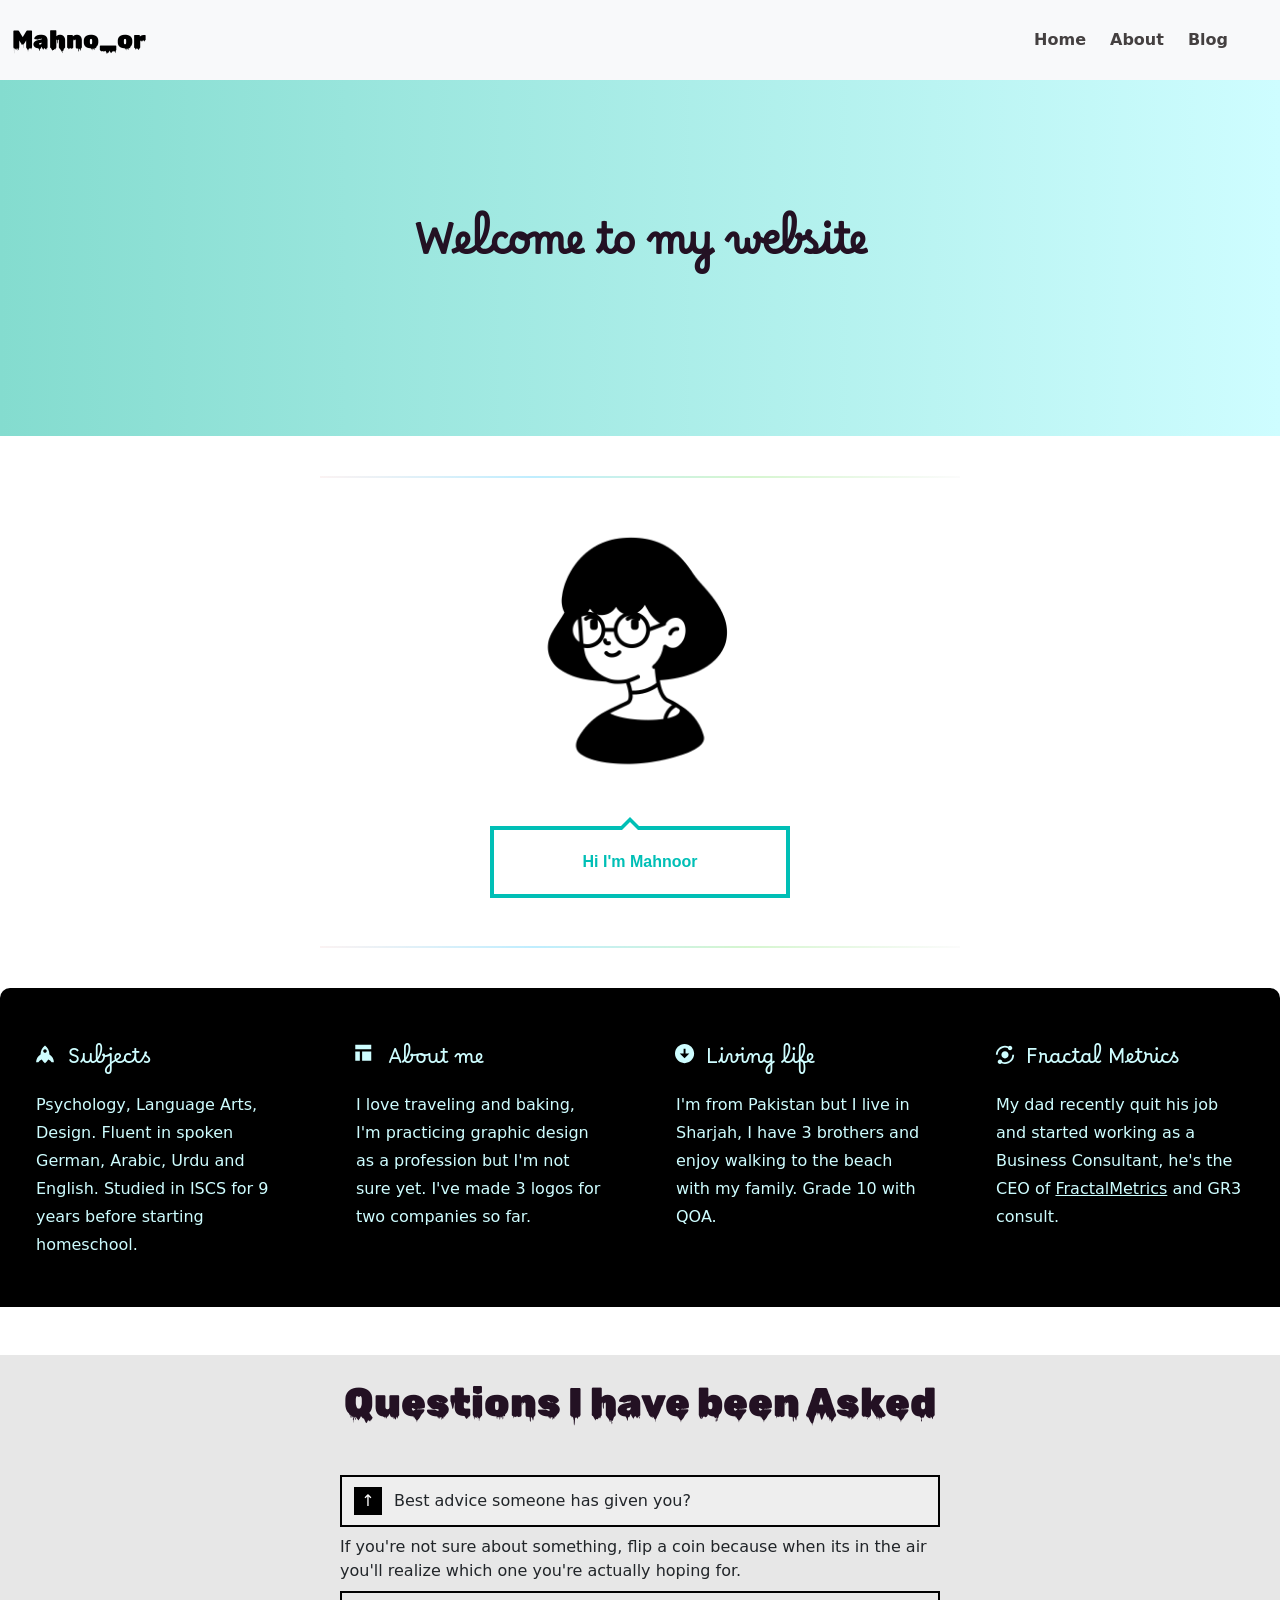
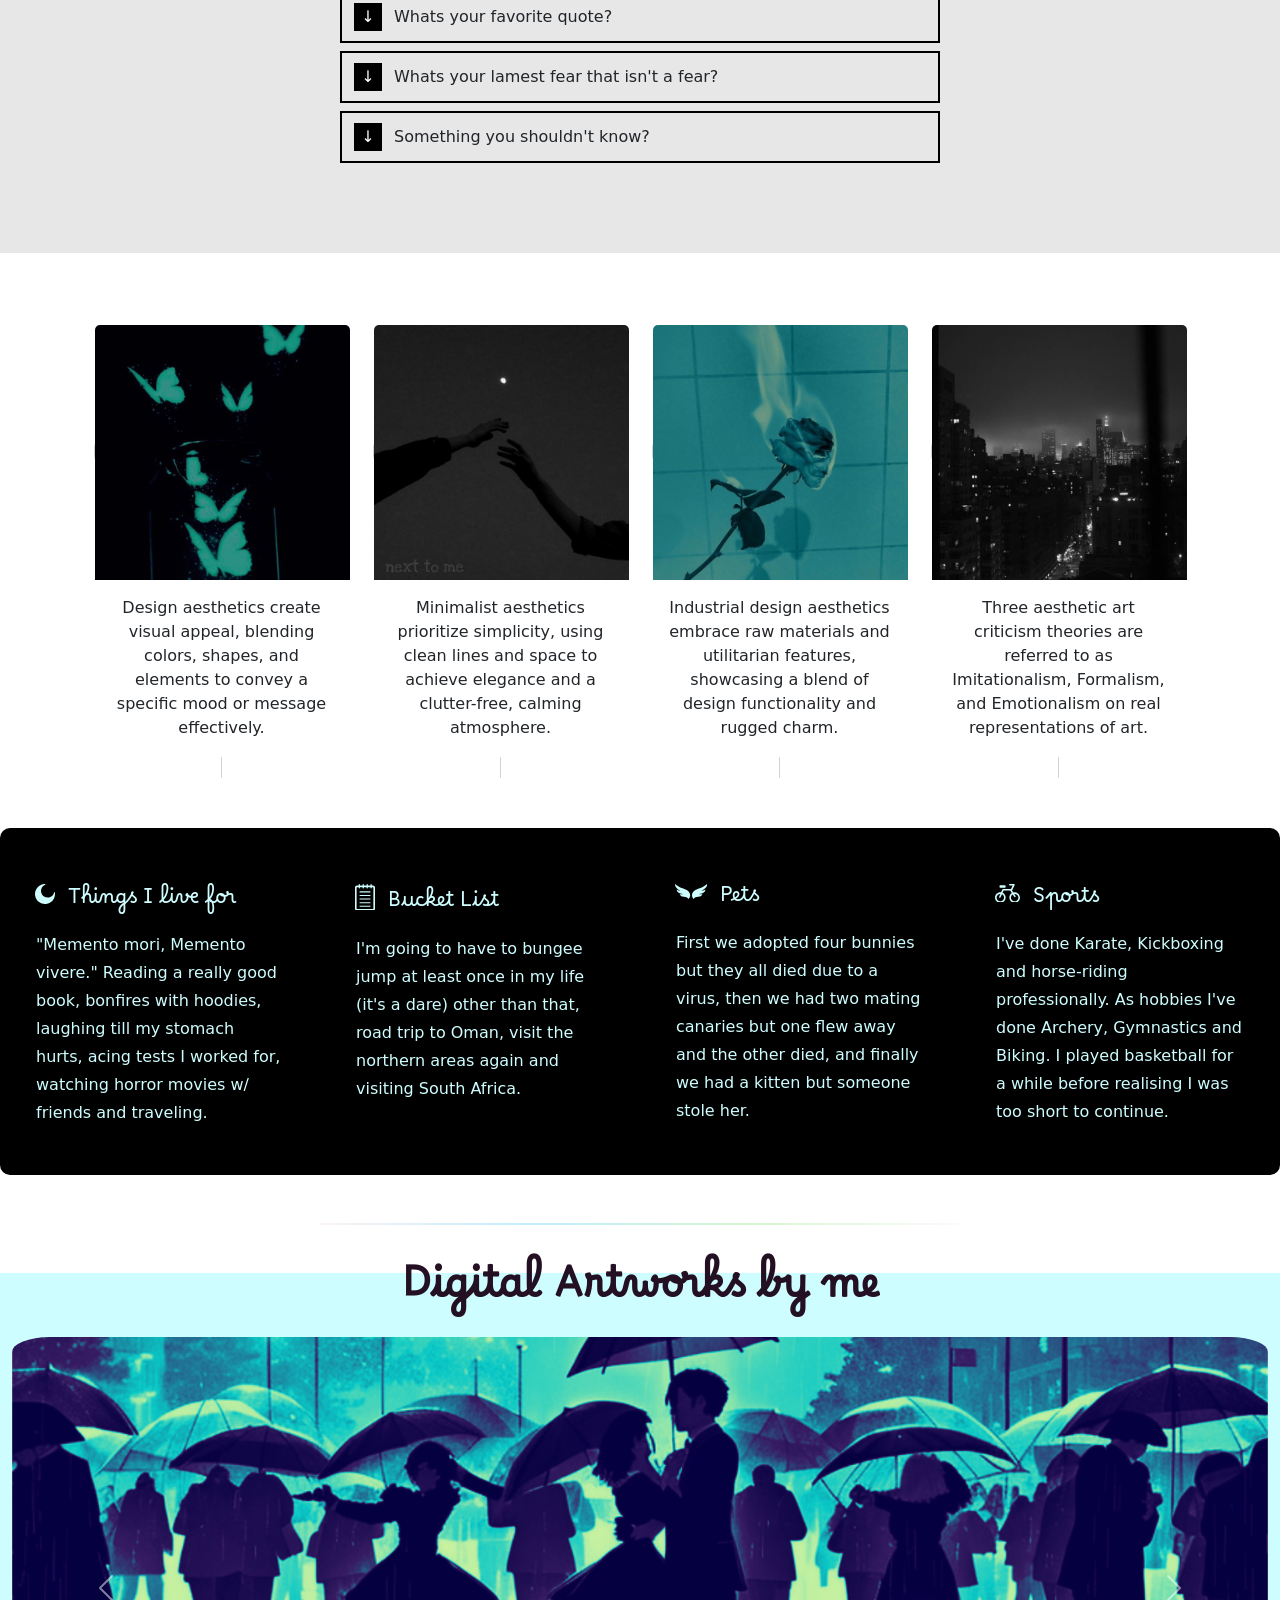
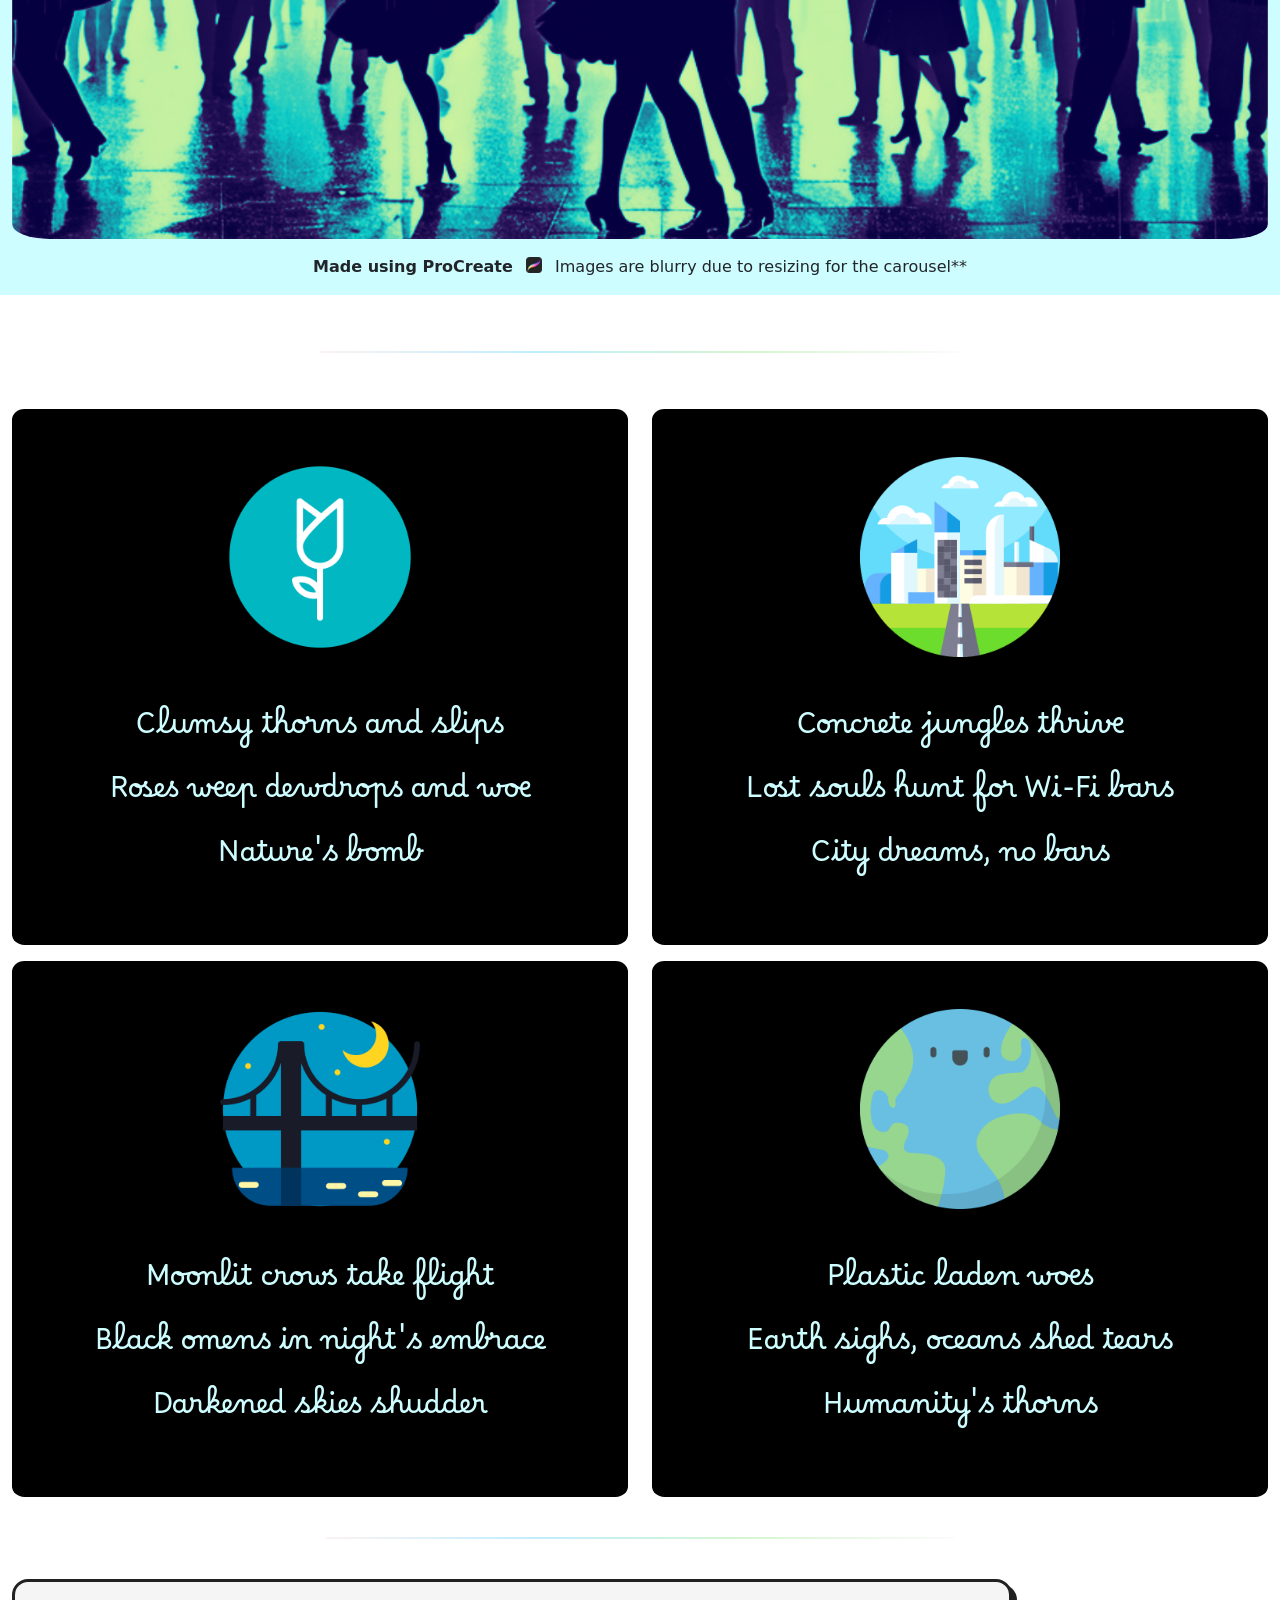
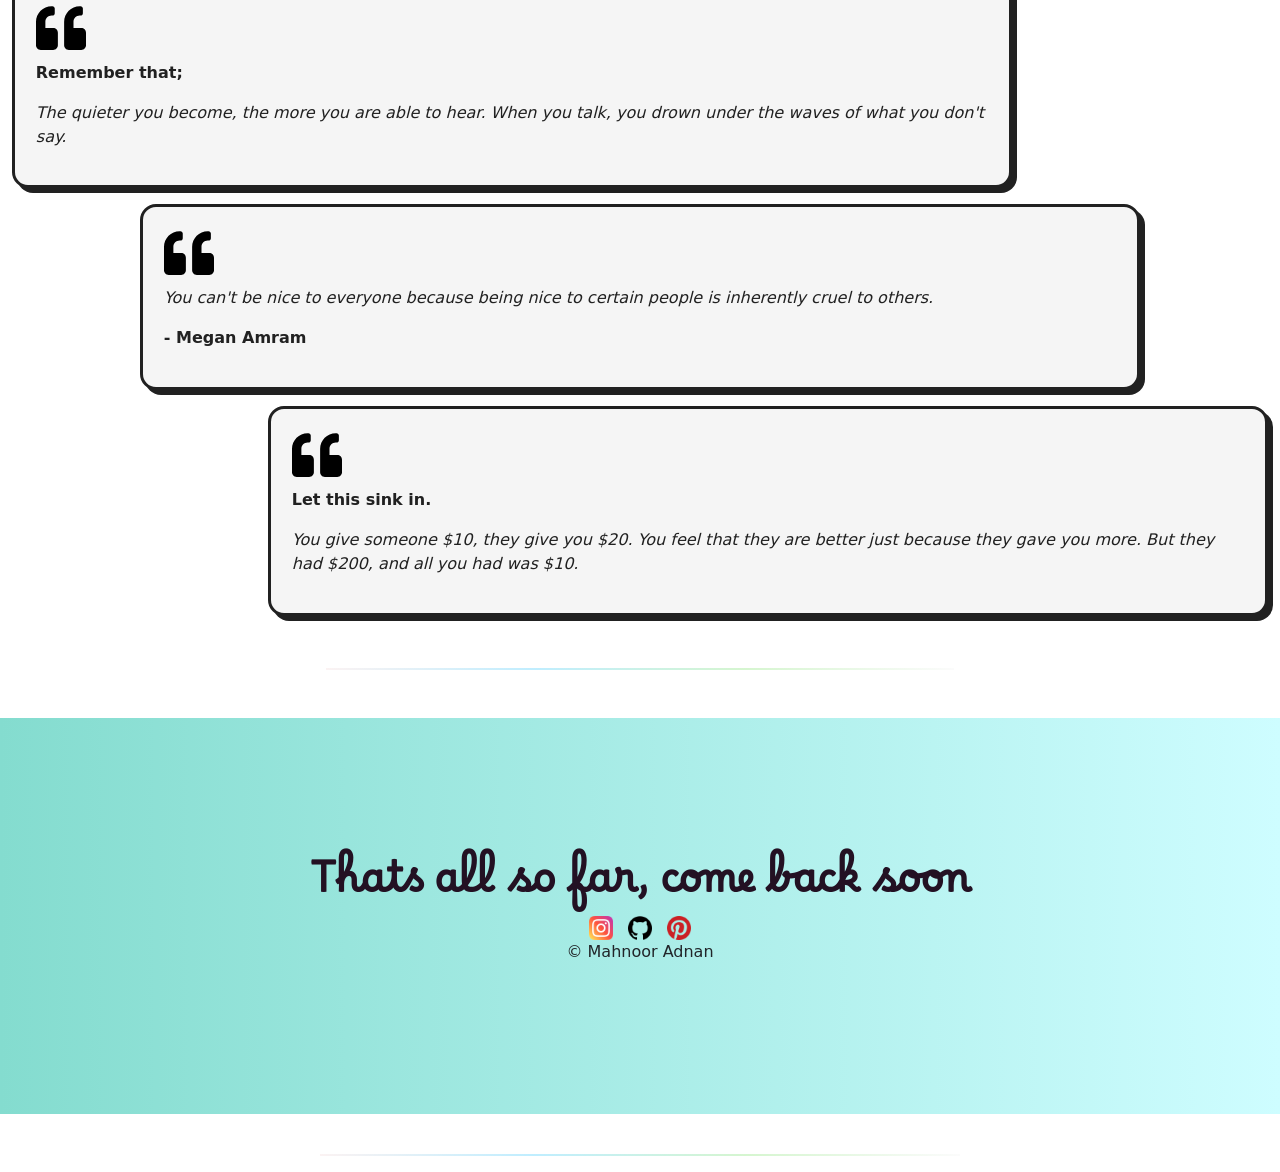
<file: index.html>
<!doctype html>
<html lang="en">
  <head>
    <meta charset="utf-8">
    <meta name="viewport" content="width=device-width, initial-scale=1">
    <title>Mahnoor</title>
    <link href="https://cdn.jsdelivr.net/npm/bootstrap@5.3.1/dist/css/bootstrap.min.css" rel="stylesheet" integrity="sha384-4bw+/aepP/YC94hEpVNVgiZdgIC5+VKNBQNGCHeKRQN+PtmoHDEXuppvnDJzQIu9" crossorigin="anonymous">
    <link rel="stylesheet" href="styeles.css">
    <link rel="preconnect" href="https://fonts.googleapis.com">
    <link rel="preconnect" href="https://fonts.gstatic.com" crossorigin>
    <link href="https://fonts.googleapis.com/css2?family=Borel&family=Manrope&family=Rubik+Wet+Paint&display=swap" rel="stylesheet">     
    <link rel="icon" href="images/ghosty.png">
    
<!-- font-family: 'Borel', cursive;
     font-family: 'Manrope', sans-serif;
     font-family: 'Rubik Wet Paint', cursive; -->

</head>
  <body >

    <!-- Navbar -->

    

    <nav class="navbar bg-body-tertiary fixed-top navbar-expand-lg py-3 sticky-top">
        <div class="container-fluid">
          <a class="mahnoor navbar-brand" href="https://www.instagram.com/mahno_or.a/" style="font-family:'Rubik Wet Paint', cursive ; font-size: 25px;">Mahno_or</a>
          <button class="navbar-toggler" type="button" data-bs-toggle="offcanvas" data-bs-target="#offcanvasNavbar" aria-controls="offcanvasNavbar" aria-label="Toggle navigation">
            <span class="navbar-toggler-icon"></span>
          </button>
          <div class="offcanvas offcanvas-end" tabindex="-1" id="offcanvasNavbar" aria-labelledby="offcanvasNavbarLabel">
            <div class="offcanvas-header">
              <h5 class="mahnoor offcanvas-title" id="offcanvasNavbarLabel" style="font-family: 'Rubik Wet Paint', cursive;">Mahno_or</h5>
              <button type="button" class="btn-close" data-bs-dismiss="offcanvas" aria-label="Close"></button>
            </div>
            <div class="offcanvas-body">
              <ul class="navbar-nav justify-content-end flex-grow-1 pe-3">
                <li class="nav-item my-auto">
                  <a class="mink me-4" aria-current="page" href="#"><b>Home</b></a>
                </li> <li class="nav-item my-auto">
                    <a class="mink me-4" href="About.html"><b>About</b></a>
                </li>
                <li class="nav-item my-auto">
                  <a class="mink me-4" href="blog.html"><b>Blog</b></a>
                </li>
               
        
             
              </ul>
            </div>
          </div>
        </div>
      </nav>

      <!-- banner -->

      <div class="welcome text-center">
        <h1 class="btex"><b>Welcome to my website</b></h1>
      </div>

      <!-- ghossts -->
      <br>
      <hr class="sep-2 mx-auto"/>

      <div class="mt-5">
        <img class="girl mx-auto d-block" src="images/girl.png" alt="">
      </div>

      <div class="box2 sb10 mb-5">Hi I'm Mahnoor</div>
      <hr class="sep-2 mx-auto"/>
<br>

      <!-- abt me -->

      <div class="container-fluid bg-black pt-5" style="border-radius: 10px;">
        <div class="row pt-2 bg-black">
    
         
            <!-- hobbies -->
    
            <div class="col-md-6 col-sm-6 col-lg-3 p-0">
                <div class="container-fluid text-white bg-black">
                      <svg style="margin-left: 23px; margin-bottom:9px; margin-right:8px;" viewBox="0 0 23 23" fill="none" width="20" xmlns="http://www.w3.org/2000/svg">
                        <path style="fill: #cefdff;" clip-rule="evenodd" d="M16.6048 12.0971C16.6048 12.0639 16.6112 12.0332 16.6112 12C16.6112 7.77822 14.5897 4.05222 11.5001 1.77777C8.41039 4.05222 6.38894 7.77822 6.38894 12C6.38894 12.0332 6.39405 12.0639 6.39533 12.0971C4.84009 12.992 3.54817 14.281 2.64975 15.8343C1.75132 17.3875 1.27813 19.1501 1.27783 20.9444H3.84872C4.87223 19.5883 6.23677 18.5275 7.80344 17.8701C8.68391 19.5862 9.94902 21.0757 11.5001 22.2222C13.0511 21.0757 14.3162 19.5862 15.1967 17.8701C16.7633 18.5275 18.1279 19.5883 19.1514 20.9444H21.7223C21.722 19.1501 21.2488 17.3875 20.3504 15.8343C19.4519 14.281 18.16 12.992 16.6048 12.0971V12.0971ZM11.5001 6.16822C12.0304 6.16822 12.5391 6.3789 12.9141 6.75392C13.2891 7.12894 13.4998 7.63758 13.4998 8.16794C13.4998 8.6983 13.2891 9.20693 12.9141 9.58195C12.5391 9.95698 12.0304 10.1677 11.5001 10.1677C10.9697 10.1677 10.4611 9.95698 10.086 9.58195C9.71102 9.20693 9.50033 8.6983 9.50033 8.16794C9.50033 7.63758 9.71102 7.12894 10.086 6.75392C10.4611 6.3789 10.9697 6.16822 11.5001 6.16822Z" fill="currentColor"></path>
                      </svg>
                     <h5 class="d-inline" style="font-family:'Borel', cursive ; color: #cefdff;">Subjects</h5>
                     <p class="mt-3 mx-4 mb-5" style="font-weight: 500; line-height: 1.75; color: #cefdff;">Psychology, Language Arts, Design. Fluent in spoken German, Arabic, Urdu and English. Studied in ISCS for 9 years before starting homeschool. </p>
                </div>
            </div>
    
            <!-- about me -->
    
            <div class="col-md-6 col-sm-6 col-lg-3 p-0">
                <div class="container-fluid text-white bg-black">
                    <svg style="margin-left: 23px; margin-bottom:9px; margin-right:8px;" viewBox="0 0 23 23" fill="none" width="20" xmlns="http://www.w3.org/2000/svg">
                        <path style="fill: #cefdff;" clip-rule="evenodd" d="M18.687 0.8125H0.312012V6.0625H18.687V0.8125ZM0.312012 8.6875H5.56201V19.1875H0.312012V8.6875ZM8.18701 8.6875H18.687V19.1875H8.18701V8.6875Z" fill="white"></path>
                      </svg>
                     <h5 class="d-inline" style="font-family:'Borel', cursive ; color: #cefdff;">About me</h5>
                     <p class="mt-3 mx-4 mb-5" style="font-weight: 500; line-height: 1.75;color: #cefdff;">I love traveling and baking, I'm practicing graphic design as a profession but I'm not sure yet. I've made 3 logos for two companies so far. </p>
                </div>
            </div>
    
            <!-- life -->
    
            <div class="col-md-6 col-sm-6 col-lg-3 p-0">
                <div class="container-fluid text-white bg-black">
                    <svg style="margin-left: 23px; margin-bottom:9px; margin-right:6px;" viewBox="0 0 23 23" fill="none" width="20" xmlns="http://www.w3.org/2000/svg">
                        <path style="fill: #cefdff;" d="M11 0C4.9346 0 0 4.9346 0 11C0 17.0654 4.9346 22 11 22C17.0654 22 22 17.0654 22 11C22 4.9346 17.0654 0 11 0ZM11 16.5L5.5 11H9.9V5.5H12.1V11H16.5L11 16.5Z" fill="currentColor"></path>
                    </svg>
                     <h5 class="d-inline" style="font-family:'Borel', cursive ; color: #cefdff;">Living life</h5>
                     <p class="mt-3 mx-4 mb-5" style="font-weight: 500; line-height: 1.75;color: #cefdff;">I'm from Pakistan but I live in Sharjah, I have 3 brothers and enjoy walking to the beach with my family. Grade 10 with QOA.</p>
                </div>
            </div>
    
            <!-- abilities -->
    
            <div class="col-md-6 col-sm-6 col-lg-3 p-0">
                <div class="container-fluid text-white bg-black">
                    <svg style="margin-left: 23px; margin-bottom:9px; margin-right:6px;" viewBox="0 0 23 23" fill="none" width="20" xmlns="http://www.w3.org/2000/svg">
                        <path style="fill: #cefdff;" clip-rule="evenodd" d="M5.5528 6.55385C4.7842 7.32245 4.1794 8.2202 3.7573 9.2219C3.32155 10.2572 3.1 11.3597 3.1 12.5H1C1 11.0783 1.2772 9.7007 1.8232 8.40605C2.35135 7.1534 3.1063 6.0299 4.0681 5.06915C5.0341 4.1042 6.1576 3.3482 7.4071 2.8232C9.9397 1.75535 12.8713 1.7396 15.4239 2.76125C15.8974 2.2898 16.5516 2 17.275 2C18.7303 2 19.9 3.1697 19.9 4.625C19.9 6.0803 18.7303 7.25 17.275 7.25C15.8512 7.25 14.7078 6.12755 14.6584 4.7153C12.612 3.89 10.2536 3.90155 8.2219 4.75835C7.22335 5.1773 6.3256 5.7821 5.5528 6.55385ZM17.4461 18.4461C18.2158 17.6765 18.8206 16.7777 19.2416 15.7781C19.6785 14.7417 19.9 13.6392 19.9 12.5H22C22 13.9217 21.7228 15.2982 21.1779 16.5929C20.6497 17.8445 19.8937 18.968 18.9309 19.9309C17.968 20.8937 16.8434 21.6497 15.5918 22.1779C14.2982 22.7228 12.9217 23 11.5 23C10.1403 23 8.8225 22.7396 7.57615 22.2388C7.1026 22.7102 6.44845 23 5.725 23C4.2697 23 3.1 21.8303 3.1 20.375C3.1 18.9197 4.2697 17.75 5.725 17.75C7.1488 17.75 8.29225 18.8724 8.34055 20.2847C10.386 21.11 12.7443 21.0984 14.7771 20.2416C15.7777 19.8206 16.6765 19.2158 17.4461 18.4461ZM7.375 12.5C7.375 10.2257 9.2257 8.375 11.5 8.375C13.7743 8.375 15.625 10.2257 15.625 12.5C15.625 14.7743 13.7743 16.625 11.5 16.625C9.2257 16.625 7.375 14.7743 7.375 12.5Z" fill="currentColor"></path>
                      </svg>
                     <h5 class="d-inline" style="font-family:'Borel', cursive ; color: #cefdff;">Fractal Metrics</h5>
                     <p class="mt-3 mx-4 mb-5" style="font-weight: 500; line-height: 1.75;color: #cefdff;">My dad recently quit his job and started working as a Business Consultant, he's the CEO of <a class="fmgr" href="https://www.fractalmetrics.co/">FractalMetrics</a> and GR3 consult.</p>
                </div>
            </div>
    
        </div>
    </div>

    <!-- faq -->

<div class="faq">
        <div class="container text-center text-black mt-5 mb-5 pt-4">
        <h1 style="color: #231123; font-family:  'Rubik Wet Paint', cursive; ;">Questions I have been Asked</h1>

      </div>
      
    <div class="acc">
        <details open>
          <summary>
            Best advice someone has given you?
          </summary>
          <div class="mt-2">
            If you're not sure about something, flip a coin because when its in the air you'll realize which one you're actually hoping for.
          </div>
        </details>
        <details>
          <summary>
            Whats your favorite quote?
          </summary>
          <div class="mt-2">
            "If I was a bird, I know who I'd crap on"
          </div>
        </details>
        <details>
          <summary>
            Whats your lamest fear that isn't a fear?
          </summary>
          <div class="mt-2">
            "Imagine making dua for your parents' problems to go away and you wake up to the two angels asking you who your lord is"
          </div>
        </details>
        <details>
          <summary>
            Something you shouldn't know?
          </summary>
          <div class="mt-2">
            Rubbing alchohol and bleach make chloroform... don't kidnap anyone.
          </div>
        </details>
    </div>
</div>

<!-- cards -->

<div class="container mt-5 mb-5 text-center">
    <div class="row mx-auto">

    <div class="col-lg-3 col-md-6 mt-4">

        <div class="card d-inline b-0" style="width: 18rem;">
           <img src="images/butterfly.jpg" class="card-img-top" alt="...">
           <div class="card-body">
       <p class="card-text"> Design aesthetics create visual appeal, blending colors, shapes, and elements to convey a specific mood or message effectively.</p>
        </div>
      </div>

    </div>

      <div class="col-lg-3 col-md-6 mt-4">

  <div class="card d-inline" style="width: 18rem;">
    <img src="images/ntm.jpg" class="card-img-top" alt="...">
    <div class="card-body">
      <p class="card-text">Minimalist aesthetics prioritize simplicity, using clean lines and space to achieve elegance and a clutter-free, calming atmosphere.</p>
    </div>
  </div>

      </div>

<div class="col-lg-3 col-md-6 mt-4">

  <div class="card d-inline" style="width: 18rem;">
    <img src="images/rose.jpg" class="card-img-top" alt="...">
    <div class="card-body">
      <p class="card-text">Industrial design aesthetics embrace raw materials and utilitarian features, showcasing a blend of design functionality and rugged charm.</p>
    </div>
  </div>

</div>

<div class="col-lg-3 col-md-6 mt-4">

  <div class="card d-inline" style="width: 18rem;">
    <img src="images/blackaes.PNG" class="card-img-top" alt="...">
    <div class="card-body">
      <p class="card-text">Three aesthetic art criticism theories are referred to as Imitationalism, Formalism, and Emotionalism on real representations of art.</p>
    </div>
  </div>

</div>


    </div>
</div>

<!-- abt me more -->

<div class="container-fluid bg-black pt-5 mb-5" style="border-radius: 10px;">
  <div class="row pt-2 mb-5">


      <!-- obsessions -->

      <div class="col-md-6 col-sm-6 col-lg-3 p-0">
          <div class="container-fluid text-white bg-black">
            <svg width="20" xmlns="http://www.w3.org/2000/svg" xmlns:xlink="http://www.w3.org/1999/xlink"  viewBox="0 0 122.88 122.89" style="margin-left: 23px; margin-bottom:9px; margin-right:8px;" xml:space="preserve"><g><path style="fill: #cefdff;" d="M49.06,1.27c2.17-0.45,4.34-0.77,6.48-0.98c2.2-0.21,4.38-0.31,6.53-0.29c1.21,0.01,2.18,1,2.17,2.21 c-0.01,0.93-0.6,1.72-1.42,2.03c-9.15,3.6-16.47,10.31-20.96,18.62c-4.42,8.17-6.1,17.88-4.09,27.68l0.01,0.07 c2.29,11.06,8.83,20.15,17.58,25.91c8.74,5.76,19.67,8.18,30.73,5.92l0.07-0.01c7.96-1.65,14.89-5.49,20.3-10.78 c5.6-5.47,9.56-12.48,11.33-20.16c0.27-1.18,1.45-1.91,2.62-1.64c0.89,0.21,1.53,0.93,1.67,1.78c2.64,16.2-1.35,32.07-10.06,44.71 c-8.67,12.58-22.03,21.97-38.18,25.29c-16.62,3.42-33.05-0.22-46.18-8.86C14.52,104.1,4.69,90.45,1.27,73.83 C-2.07,57.6,1.32,41.55,9.53,28.58C17.78,15.57,30.88,5.64,46.91,1.75c0.31-0.08,0.67-0.16,1.06-0.25l0.01,0l0,0L49.06,1.27 L49.06,1.27z"/></g></svg>
               <h5 class="d-inline" style="font-family:'Borel', cursive ; color: #cefdff;">Things I live for</h5>
               <p class="mt-3 mx-4 mb-5" style="font-weight: 500; line-height: 1.75; color: #cefdff;">"Memento mori, Memento vivere." Reading a really good book, bonfires with hoodies, laughing till my stomach hurts, acing tests I worked for, watching horror movies w/ friends and traveling.</p>
          </div>
      </div>

      <!-- bucket list -->

      <div class="col-md-6 col-sm-6 col-lg-3 p-0">
          <div class="container-fluid text-white bg-black">
             <svg xmlns="http://www.w3.org/2000/svg" xmlns:xlink="http://www.w3.org/1999/xlink"  viewBox="0 0 92.04 122.88" width="20" style="margin-left: 23px; margin-bottom:9px; margin-right:8px;" xml:space="preserve"><style type="text/css">.st0{fill-rule:evenodd;clip-rule:evenodd;}</style><g><path style="fill:#cefdff ;" class="st0" d="M21.74,33.56h48.65c0.24,0,0.44,0.2,0.44,0.44c0,3.15,0,1.05,0,4.19c0,0.24-0.2,0.44-0.44,0.44H21.74 c-0.29,0-0.53-0.24-0.53-0.53c0-3.09,0-0.93,0-4.02C21.21,33.8,21.45,33.56,21.74,33.56L21.74,33.56z M9.25,7.23h7.81V2.33 c0-1.28,1.28-2.33,2.85-2.33h0c1.57,0,2.85,1.05,2.85,2.33v4.89h12.4V2.33C35.16,1.05,36.44,0,38,0h0c1.57,0,2.85,1.05,2.85,2.33 v4.89h12.4V2.33C53.25,1.05,54.53,0,56.1,0h0c1.57,0,2.85,1.05,2.85,2.33v4.89h12.4V2.33c0-1.28,1.28-2.33,2.85-2.33h0 c1.57,0,2.85,1.05,2.85,2.33v4.89h5.74c5.09,0,9.25,4.16,9.25,9.25v97.15c0,5.09-4.16,9.25-9.25,9.25H9.25 c-5.09,0-9.25-4.16-9.25-9.25V16.48C0,11.39,4.16,7.23,9.25,7.23L9.25,7.23z M9.99,15.1h7.07v3.47c0,1.28,1.28,2.33,2.85,2.33h0 c1.57,0,2.85-1.05,2.85-2.33V15.1h12.4v3.47c0,1.28,1.28,2.33,2.85,2.33h0c1.57,0,2.85-1.05,2.85-2.33V15.1h12.4v3.47 c0,1.28,1.28,2.33,2.85,2.33h0c1.57,0,2.85-1.05,2.85-2.33V15.1h12.4v3.47c0,1.28,1.28,2.33,2.85,2.33h0 c1.57,0,2.85-1.05,2.85-2.33V15.1h5c1.43,0,2.61,1.18,2.61,2.61v94.68c0,1.42-1.18,2.61-2.61,2.61H9.99 c-1.42,0-2.61-1.17-2.61-2.61V17.71C7.38,16.28,8.56,15.1,9.99,15.1L9.99,15.1z M21.74,104.89h48.65c0.24,0,0.44-0.2,0.44-0.44 c0-3.15,0-1.05,0-4.19c0-0.24-0.2-0.44-0.44-0.44H21.74c-0.29,0-0.53,0.24-0.53,0.53c0,2.73,0,1.29,0,4.02 C21.21,104.65,21.45,104.89,21.74,104.89L21.74,104.89z M21.74,88.33h48.65c0.24,0,0.44-0.2,0.44-0.44c0-3.15,0-0.57,0-3.71 c0-0.24-0.2-0.44-0.44-0.44H21.74c-0.29,0-0.53,0.24-0.53,0.53c0,3.09,0,0.45,0,3.54C21.21,88.09,21.45,88.33,21.74,88.33 L21.74,88.33z M21.74,71.76h48.65c0.24,0,0.44-0.2,0.44-0.44c0-3.15,0-1.53,0-4.67c0-0.24-0.2-0.44-0.44-0.44H21.74 c-0.29,0-0.53,0.24-0.53,0.53c0,3.09,0,1.41,0,4.5C21.21,71.52,21.45,71.76,21.74,71.76L21.74,71.76z M21.74,55.2h48.65 c0.24,0,0.44-0.2,0.44-0.44c0-3.15,0-1.05,0-4.19c0-0.24-0.2-0.44-0.44-0.44H21.74c-0.29,0-0.53,0.24-0.53,0.53 c0,3.09,0,0.93,0,4.02C21.21,54.96,21.45,55.2,21.74,55.2L21.74,55.2z"/></g></svg>
               <h5 class="d-inline" style="font-family:'Borel', cursive ; color: #cefdff;">Bucket List</h5>
               <p class="mt-3 mx-4 mb-5" style="font-weight: 500; line-height: 1.75;color: #cefdff;">I'm going to have to bungee jump at least once in my life (it's a dare) other than that, road trip to Oman, visit the northern areas again and visiting South Africa.</p>
          </div>
      </div>

      <!-- pets -->

      <div class="col-md-6 col-sm-6 col-lg-3 p-0">
          <div class="container-fluid text-white bg-black">
            <svg xmlns="http://www.w3.org/2000/svg" xmlns:xlink="http://www.w3.org/1999/xlink" viewBox="0 0 122.88 57.38" height="15" style="margin-left: 23px; margin-bottom:9px; margin-right:8px;" xml:space="preserve"><style type="text/css">.st0{fill-rule:evenodd;clip-rule:evenodd;}</style><g><path style="fill:#cefdff" class="st0" d="M70.67,57.38c-3.79-4.59-5.63-9.11-5.82-13.56c-0.39-9.32,5.14-16.28,13.35-21.29 c8.64-5.27,17.52-6.58,26.15-10.51c4.31-1.96,9.46-5.17,18.02-12.01c2.79,7.41-6.11,19.32-20.56,25.62c4.48,0.17,9.3-1.2,14.57-4.6 c-0.36,9.42-7.77,15.22-24.24,17.46c3.46,1.16,7.6,1.22,12.88-0.27C99.95,55.18,78.96,43.02,70.67,57.38L70.67,57.38z M52.21,57.38 c3.79-4.59,5.63-9.11,5.82-13.56c0.39-9.32-5.14-16.28-13.35-21.29c-8.64-5.27-17.52-6.58-26.15-10.51 C14.22,10.05,9.07,6.84,0.51,0c-2.79,7.41,6.11,19.32,20.56,25.62c-4.48,0.17-9.3-1.2-14.57-4.6c0.36,9.42,7.77,15.22,24.24,17.46 c-3.46,1.16-7.6,1.22-12.88-0.27C22.93,55.18,43.92,43.02,52.21,57.38L52.21,57.38z"/></g></svg>
               <h5 class="d-inline" style="font-family:'Borel', cursive ; color: #cefdff;">Pets </h5>
               <p class="mt-3 mx-4 mb-5" style="font-weight: 500; line-height: 1.75;color: #cefdff;">First we adopted four bunnies but they all died due to a virus, then we had two mating canaries but one flew away and the other died, and finally we had a kitten but someone stole her.</p>
          </div>
      </div>

      <!-- sports -->

      <div class="col-md-6 col-sm-6 col-lg-3 p-0">
          <div class="container-fluid text-white bg-black">
            <svg xmlns="http://www.w3.org/2000/svg" xmlns:xlink="http://www.w3.org/1999/xlink" viewBox="0 0 122.88 93.12" width="25" style="margin-left: 23px; margin-bottom:9px; margin-right:8px;" xml:space="preserve"><style type="text/css">.st0{fill-rule:evenodd;clip-rule:evenodd;}</style><g><path style="fill:#cefdff" class="st0" d="M96.67,40.7c14.47,0,26.21,11.74,26.21,26.21c0,14.47-11.74,26.21-26.21,26.21 c-14.47,0-26.21-11.74-26.21-26.21c0-9.33,4.88-17.53,12.23-22.17L74.56,32.2H42.32l-4.88,11.02c8.85,4.21,14.98,13.23,14.98,23.69 c0,14.47-11.74,26.21-26.21,26.21S0,81.38,0,66.91C0,52.44,11.74,40.7,26.21,40.7c1.22,0,2.41,0.08,3.59,0.24l6.32-14.3 c0.65-1.48,2.1-2.36,3.62-2.36v0h36.95c0.72,0,1.39,0.19,1.98,0.53l7.92-16.87H73.04c-2.19,0-3.96-1.78-3.96-3.96S70.85,0,73.04,0 h19.76v0.02c0.56,0,1.13,0.12,1.67,0.37c1.98,0.92,2.83,3.27,1.9,5.25L83.94,32.15l6.1,9.4C92.16,40.99,94.38,40.7,96.67,40.7 L96.67,40.7z M26.83,6.41h20.79h0v0c1.29,0,2.47,0.53,3.33,1.39c0.86,0.87,1.4,2.07,1.4,3.39h0v0v2.22l0,0h0 c0,1.33-0.54,2.53-1.41,3.39c-0.85,0.85-2.03,1.39-3.33,1.39v0h0H26.83h0v0c-1.29,0-2.47-0.53-3.33-1.39 c-0.87-0.87-1.41-2.07-1.41-3.39h0v0V11.2l0,0h0c0-1.33,0.54-2.53,1.41-3.39C24.35,6.95,25.53,6.42,26.83,6.41L26.83,6.41 L26.83,6.41L26.83,6.41z M34.23,50.48l-6.55,14.8c-0.88,2-3.22,2.91-5.22,2.03c-2-0.88-2.91-3.22-2.03-5.22l5.96-13.46 c-0.06,0-0.12,0-0.18,0c-10.1,0-18.28,8.19-18.28,18.28c0,10.09,8.19,18.28,18.28,18.28c10.1,0,18.28-8.19,18.28-18.28 C44.49,59.69,40.31,53.45,34.23,50.48L34.23,50.48z M94.7,48.73l6.36,9.79c1.19,1.83,0.67,4.28-1.16,5.47 c-1.83,1.19-4.28,0.67-5.47-1.16l-7.43-11.44c-5.17,3.23-8.62,8.97-8.62,15.52c0,10.09,8.19,18.28,18.28,18.28 c10.1,0,18.28-8.19,18.28-18.28c0-10.1-8.19-18.28-18.28-18.28C96.01,48.62,95.35,48.66,94.7,48.73L94.7,48.73z"/></g></svg>
               <h5 class="d-inline" style="font-family:'Borel', cursive ; color: #cefdff;">Sports</h5>
               <p class="mt-3 mx-4 mb-5" style="font-weight: 500; line-height: 1.75;color: #cefdff;">I've done Karate, Kickboxing and horse-riding professionally. As hobbies I've done Archery, Gymnastics and Biking. I played basketball for a while before realising I was too short to continue.</p>
          </div>
      </div>

  </div>
</div>
<hr class="sep-2 mx-auto"/>



<!-- Artworks by me -->
<div class="art mt-5 container-fluid text-center" style="background-color: #cefdff;">
  <h1 class="btex mb-2 mx-auto d-inline"><b>Digital Artworks by me</b></h1>


<div id="carouselExampleAutoplaying" class="carousel slide mb-3 mt-3" data-bs-ride="carousel">
  <div class="carousel-inner">
    <div class="carousel-item active">
      <img src="images/rain.png" class="d-block w-100 mx-auto" alt="..." style="border-radius: 3%;">
    </div>
    <div class="carousel-item">
      <img src="images/anime.png" class="d-block w-100 mx-auto" alt="..." style="border-radius: 3%;">
    </div>
    <div class="carousel-item">
      <img src="images/library.png" class="d-block w-100 mx-auto" alt="..." style="border-radius: 3%;">
    </div>
    <div class="carousel-item">
      <img src="images/fireflies.png" class="d-block w-100 mx-auto" alt="..." style="border-radius: 3%;">
    </div>
  </div>
  <button class="carousel-control-prev" type="button" data-bs-target="#carouselExampleAutoplaying" data-bs-slide="prev">
    <span class="carousel-control-prev-icon" aria-hidden="true"></span>
    <span class="visually-hidden">Previous</span>
  </button>
  <button class="carousel-control-next" type="button" data-bs-target="#carouselExampleAutoplaying" data-bs-slide="next">
    <span class="carousel-control-next-icon" aria-hidden="true"></span>
    <span class="visually-hidden">Next</span>
  </button>
</div>
<div class="mb-3 pb-3"><p class="d-inline"><b>Made using ProCreate</b> </p>
<img class="ms-2 mb-1 me-2" src="procreate.png" alt="">
<p class="d-inline">Images are blurry due to resizing for the carousel**</p></div>

</div>

<br>
<hr class="sep-2 mx-auto"/>
<br>
<!-- table -->

<div class="container-fluid">
  <div class="row">
    
    <!-- roses -->

<div class="col-lg-6">
<div class="container-fluid text-center mt-3 pt-5 pb-5" style="background-color: black; border-radius: 2%;">
  <img src="images/rose (2).png" alt="" class="mx-auto mb-5" style="width: 200px;">
  <h3>Clumsy thorns and slips</h3>
  <h3>Roses weep dewdrops and woe</h3>
  <h3>Nature's bomb</h3>
</div>
</div>

<!-- city -->

<div class="col-lg-6">
  <div class="container-fluid text-center mt-3 pt-5 pb-5" style="background-color: black; border-radius: 2%;">
   <img src="images/city.png" alt="" class="mx-auto mb-5" style="width: 200px;">
      <h3>Concrete jungles thrive</h3>
      <h3>Lost souls hunt for Wi-Fi bars</h3>
      <h3>City dreams, no bars</h3>
</div>
 </div>

    <!--crows -->

    <div class="col-lg-6">
      <div class="container-fluid text-center mt-3 pt-5 pb-5" style="background-color: black; border-radius: 2%;">
        <img src="images/cityscape (1).png" alt="" class="mx-auto mb-5" style="width: 200px;">
        <h3>Moonlit crows take flight</h3>
        <h3>Black omens in night's embrace</h3>
        <h3>Darkened skies shudder</h3>
      </div>
      </div>

    <!-- earth -->

    <div class="col-lg-6">
      <div class="container-fluid text-center mt-3 pt-5 pb-5" style="background-color: black; border-radius: 2%;">
        <img src="images/earth-globe.png" alt="" class="mx-auto mb-5" style="width: 200px;">
        <h3>Plastic laden woes</h3>
        <h3>Earth sighs, oceans shed tears</h3>
        <h3>Humanity's thorns</h3>

      </div>
      </div>

</div>

<br>
<hr class="sep-2 mx-auto"/>
<br>
<!-- quotes -->
<div>

</div>
<blockquote class="">
  <svg class="quote-icon" viewBox="0 0 512 512" width="100" title="quote-left">
    <path d="M464 256h-80v-64c0-35.3 28.7-64 64-64h8c13.3 0 24-10.7 24-24V56c0-13.3-10.7-24-24-24h-8c-88.4 0-160 71.6-160 160v240c0 26.5 21.5 48 48 48h128c26.5 0 48-21.5 48-48V304c0-26.5-21.5-48-48-48zm-288 0H96v-64c0-35.3 28.7-64 64-64h8c13.3 0 24-10.7 24-24V56c0-13.3-10.7-24-24-24h-8C71.6 32 0 103.6 0 192v240c0 26.5 21.5 48 48 48h128c26.5 0 48-21.5 48-48V304c0-26.5-21.5-48-48-48z" />
  </svg>
  <p><b>Remember that;</b></p>
  <p class="quote-text">The quieter you become, the more you are able to hear. When you talk, you drown under the waves of what you don't say.</p>
</blockquote>
<blockquote class="mx-auto">
  <svg class="quote-icon" viewBox="0 0 512 512" width="100" title="quote-left">
    <path d="M464 256h-80v-64c0-35.3 28.7-64 64-64h8c13.3 0 24-10.7 24-24V56c0-13.3-10.7-24-24-24h-8c-88.4 0-160 71.6-160 160v240c0 26.5 21.5 48 48 48h128c26.5 0 48-21.5 48-48V304c0-26.5-21.5-48-48-48zm-288 0H96v-64c0-35.3 28.7-64 64-64h8c13.3 0 24-10.7 24-24V56c0-13.3-10.7-24-24-24h-8C71.6 32 0 103.6 0 192v240c0 26.5 21.5 48 48 48h128c26.5 0 48-21.5 48-48V304c0-26.5-21.5-48-48-48z" />
  </svg>
  <p class="quote-text">You can't be nice to everyone because being nice to certain people is inherently cruel to others.</p>
<p><b>- Megan Amram</b></p>
</blockquote>
<blockquote class="floatee mb-3">
  <svg class="quote-icon" viewBox="0 0 512 512" width="100" title="quote-left">
    <path d="M464 256h-80v-64c0-35.3 28.7-64 64-64h8c13.3 0 24-10.7 24-24V56c0-13.3-10.7-24-24-24h-8c-88.4 0-160 71.6-160 160v240c0 26.5 21.5 48 48 48h128c26.5 0 48-21.5 48-48V304c0-26.5-21.5-48-48-48zm-288 0H96v-64c0-35.3 28.7-64 64-64h8c13.3 0 24-10.7 24-24V56c0-13.3-10.7-24-24-24h-8C71.6 32 0 103.6 0 192v240c0 26.5 21.5 48 48 48h128c26.5 0 48-21.5 48-48V304c0-26.5-21.5-48-48-48z" />
  </svg>
  <p><b>Let this sink in.</b></p>
  <p class="quote-text">You give someone $10, they give you $20. You feel that they are better just because they gave you more. But they had $200, and all you had was $10.</p>
</blockquote>
<br>

<!-- outro -->
<br>
<br>
<br>
<hr class="sep-2 mx-auto mt-5 opacity-0"/>
<hr class="sep-2 mx-auto opacity-0"/>

<hr class="sep-2 mx-auto mt-1 mb-4">




  <!-- footer -->



  </div>

  
<div class="welcome text-center mt-5">
  <h1 class="btex my-auto"><b>Thats all so far, come back soon</b></h1>
  <div class="container">
      <a class="foll" href="https://www.instagram.com/mahno_or.a/"><img class="follow" src="images/instagram.png" alt=""></a>
      <a class="foll" href="https://github.com/mahnoor-04"><img class="follow" src="images/github.png" alt=""></a>
      <a class="foll" href="https://pin.it/7mBRkwL"><img class="follow" src="images/pinterest.png" alt=""></a>
          </div>
          <div pt-2 class="container">
            © Mahnoor Adnan
          </div>
</div>
<br>


<hr class="sep-2 mx-auto">
    <script src="https://cdn.jsdelivr.net/npm/bootstrap@5.3.1/dist/js/bootstrap.bundle.min.js" integrity="sha384-HwwvtgBNo3bZJJLYd8oVXjrBZt8cqVSpeBNS5n7C8IVInixGAoxmnlMuBnhbgrkm" crossorigin="anonymous"></script>
  </body>
</html>
</file>
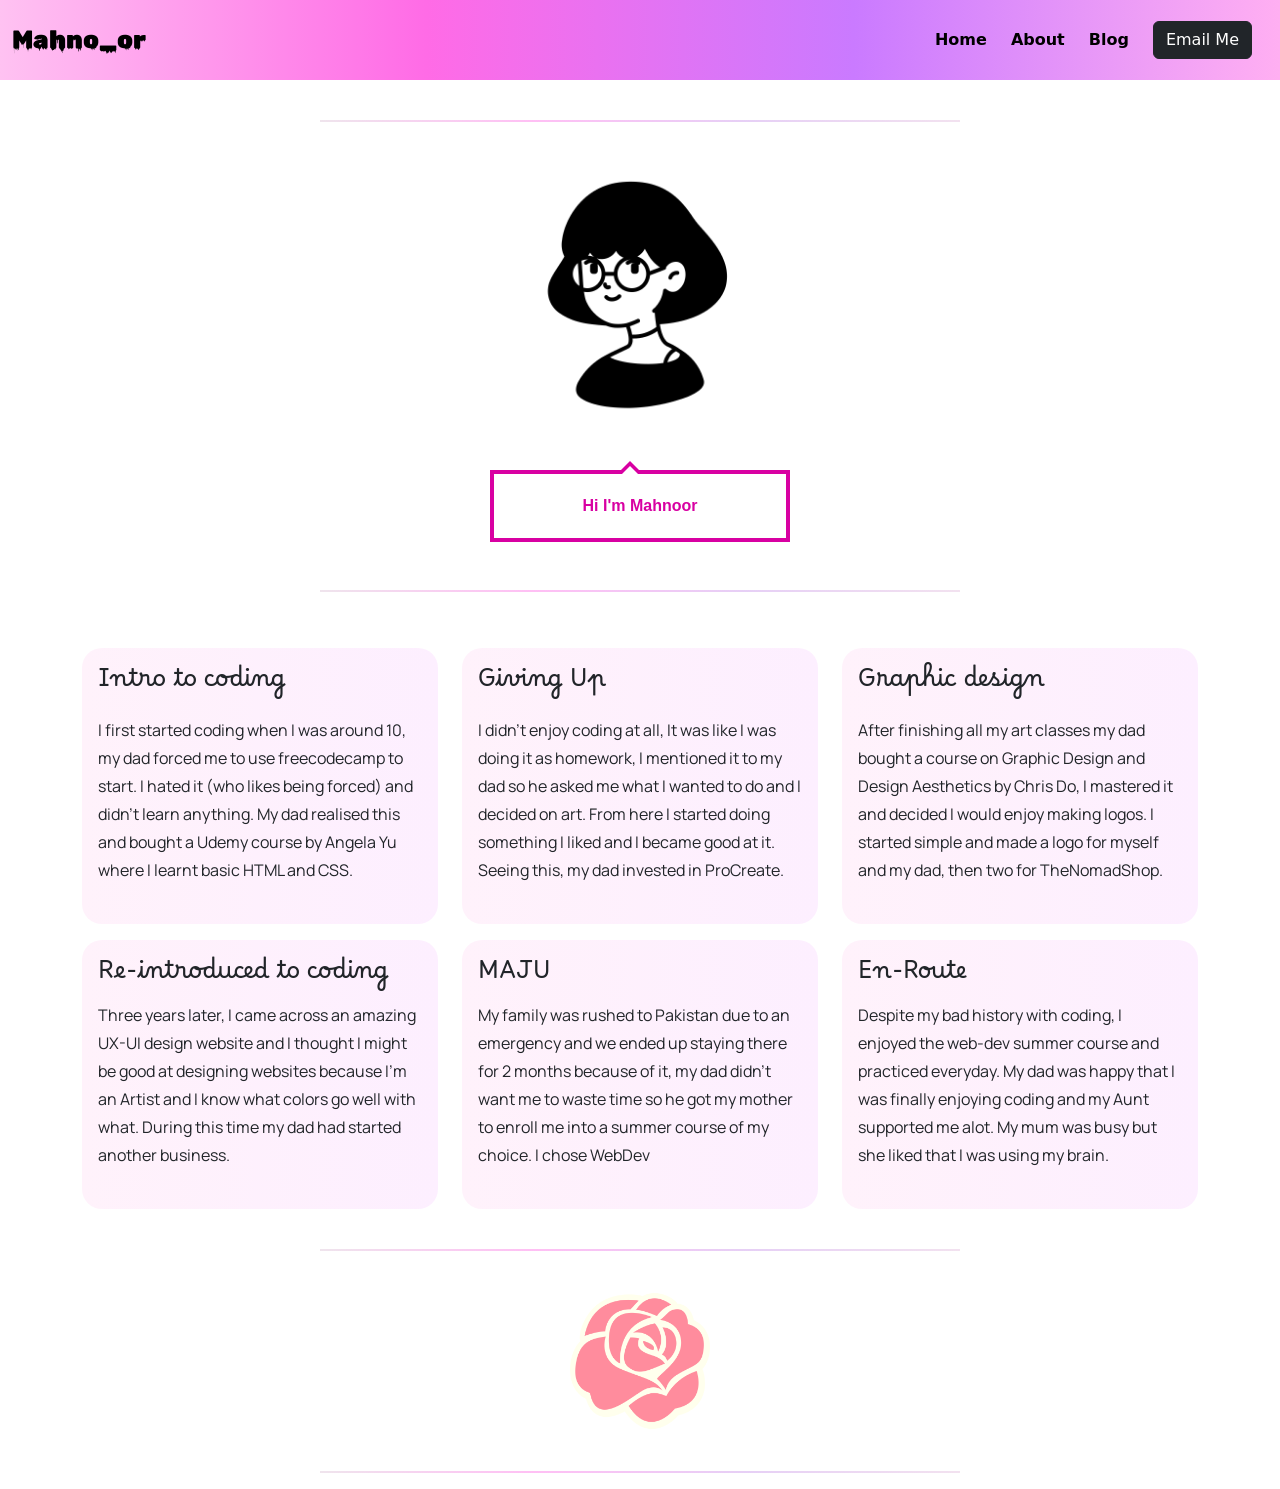
<file: About.html>
<!doctype html>
<html lang="en">
  <head>
    <meta charset="utf-8">
    <meta name="viewport" content="width=device-width, initial-scale=1">
    <title>About</title>
    <link href="https://cdn.jsdelivr.net/npm/bootstrap@5.3.1/dist/css/bootstrap.min.css" rel="stylesheet" integrity="sha384-4bw+/aepP/YC94hEpVNVgiZdgIC5+VKNBQNGCHeKRQN+PtmoHDEXuppvnDJzQIu9" crossorigin="anonymous">
    <link rel="stylesheet" href="styles.css">
    <link rel="preconnect" href="https://fonts.googleapis.com">
    <link rel="preconnect" href="https://fonts.gstatic.com" crossorigin>
    <link href="https://fonts.googleapis.com/css2?family=Borel&family=Manrope&family=Rubik+Wet+Paint&display=swap" rel="stylesheet">     
    <link rel="icon" href="images/ghosty.png">
    
<!-- font-family: 'Borel', cursive;
     font-family: 'Manrope', sans-serif;
     font-family: 'Rubik Wet Paint', cursive; -->

</head>
  <body>

    <!-- Navbar -->

    

    <nav class="navbar fixed-top navbar-expand-lg py-3 sticky-top" style= "background-image: linear-gradient(to right, #ffc2f2, #ff6be6, #ca7aff, #ffaff2);">
        <div class="container-fluid">
          <a class="mahnoor navbar-brand" href="https://www.instagram.com/mahno_or.a/" style="font-family:'Rubik Wet Paint', cursive ; font-size: 25px;">Mahno_or</a>
          <button class="navbar-toggler" type="button" data-bs-toggle="offcanvas" data-bs-target="#offcanvasNavbar" aria-controls="offcanvasNavbar" aria-label="Toggle navigation">
            <span class="navbar-toggler-icon"></span>
          </button>
          <div class="offcanvas offcanvas-end" tabindex="-1" id="offcanvasNavbar" aria-labelledby="offcanvasNavbarLabel">
            <div class="offcanvas-header">
              <h5 class="mahnoor offcanvas-title" id="offcanvasNavbarLabel" style="font-family: 'Rubik Wet Paint', cursive;">Mahno_or</h5>
              <button type="button" class="btn-close" data-bs-dismiss="offcanvas" aria-label="Close"></button>
            </div>
            <div class="offcanvas-body">
              <ul class="navbar-nav justify-content-end flex-grow-1 pe-3">
                <li class="nav-item my-auto">
                  <a class="mink me-4" aria-current="page" href="index.html"><b>Home</b></a>
                </li>
                <li class="nav-item my-auto">
                    <a class="mink me-4" href="#"><b>About</b></a>
                </li>
                <li class="nav-item my-auto">
                  <a class="mink me-4" href="blog.html"><b>Blog</b></a>
                </li>
                <li class="nav-item my-auto">
                    <a href="mailto:miliua.adn@gmail.com"><button class="btn email btn-dark">Email Me</button></a>
                </li>
                
              </ul>
            </div>
          </div>
        </div>
      </nav>


      <!-- ghossts -->
      <br>
      <hr class="sep-2 mx-auto"/>

      <div class="mt-5">
        <img class="girl mx-auto d-block" src="images/girl.png" alt="">
      </div>

      <div class="box2 sb10 mb-5">Hi I'm Mahnoor</div>
      <hr class="sep-2 mx-auto"/>
<br>
   
<!-- timeline -->

<div class="container">
    <div class="row">
      
      <!-- intro -->
  
  <div class="col-lg-4">
  <div class="container-fluid text mt-3 pt-4 ps-3 pb-4 pe-3" style="background-image: linear-gradient(to right, rgb(255, 242, 251), rgb(253, 239, 255)); border-radius: 20px;">
    <h4 class="timeline pb-2">Intro to coding</h4>
    <p class="timepara">I first started coding when I was around 10, my dad forced me to use freecodecamp to start. I hated it (who likes being forced) and didn't learn anything. My dad realised this and bought a Udemy course by Angela Yu where I learnt basic HTML and CSS.</p>
  </div>
  </div>
  
  <!-- art -->
  
  <div class="col-lg-4">
    <div class="container-fluid text mt-3 pt-4 ps-3 pb-4 pe-3" style="background-image: linear-gradient(to right, rgb(255, 242, 251), rgb(253, 239, 255)); border-radius: 20px;">
      <h4 class="timeline pb-2">Giving Up</h4>
      <p class="timepara">I didn't enjoy coding at all, It was like I was doing it as homework, I mentioned it to my dad so he asked me what I wanted to do and I decided on art. From here I started doing something I liked and I became good at it. Seeing this, my dad invested in ProCreate.</p>
    </div>
    </div>
  
      <!--coding -->
  
      <div class="col-lg-4">
        <div class="container-fluid text mt-3 pt-4 ps-3 pb-4 pe-3" style="background-image: linear-gradient(to right, rgb(255, 242, 251), rgb(253, 239, 255)); border-radius: 20px; ">
          <h4 class="timeline pb-2">Graphic design</h4>
          <p class="timepara">After finishing all my art classes my dad bought a course on Graphic Design and Design Aesthetics by Chris Do, I mastered it and decided I would enjoy making logos. I started simple and made a logo for myself and my dad, then two for TheNomadShop.</p>
        </div>
        </div>
  
      <!-- reintro -->
  
      <div class="col-lg-4">
        <div class="container-fluid text mt-3 pt-4 ps-3 pe-3 pb-4" style="background-image: linear-gradient(to right, rgb(255, 242, 251), rgb(253, 239, 255)); border-radius: 20px;">
          <h4 class="timeline">Re-introduced to coding</h4>
          <p class="timepara">Three years later, I came across an amazing UX-UI design website and I thought I might be good at designing websites because I'm an Artist and I know what colors go well with what. During this time my dad had started another business.</p>
        </div>
        </div>

        <!-- pakistan -->

        <div class="col-lg-4">
            <div class="container-fluid text mt-3 pt-4 ps-3 pe-3 pb-4" style="background-image: linear-gradient(to right, rgb(255, 242, 251), rgb(253, 239, 255)); border-radius: 20px;">
              <h4 class="timeline">MAJU</h4>
              <p class="timepara">My family was rushed to Pakistan due to an emergency and we ended up staying there for 2 months because of it, my dad didn't want me to waste time so he got my mother to enroll me into a summer course of my choice. I chose WebDev</p>
            </div>
            </div>

            <!-- course -->

            <div class="col-lg-4">
                <div class="container-fluid text mt-3 pt-4 ps-3 pe-3 pb-4" style="background-image: linear-gradient(to right, rgb(255, 242, 251), rgb(253, 239, 255)); border-radius: 20px;">
                  <h4 class="timeline">En-Route</h4>
                  <p class="timepara">Despite my bad history with coding, I enjoyed the web-dev summer course and practiced everyday. My dad was happy that I was finally enjoying coding and my Aunt supported me alot. My mum was busy but she liked that I was using my brain.</p>
                </div>
                </div>

     </div>
  
  </div>
  <br>
<hr class="mx-auto">
<br>


 
<img src="images/rose (4).png" alt="" style="width: 140px;" class="mx-auto d-block">
<br>
<hr class="mx-auto">
    <script src="https://cdn.jsdelivr.net/npm/bootstrap@5.3.1/dist/js/bootstrap.bundle.min.js" integrity="sha384-HwwvtgBNo3bZJJLYd8oVXjrBZt8cqVSpeBNS5n7C8IVInixGAoxmnlMuBnhbgrkm" crossorigin="anonymous"></script>
  </body>
</html>
</file>
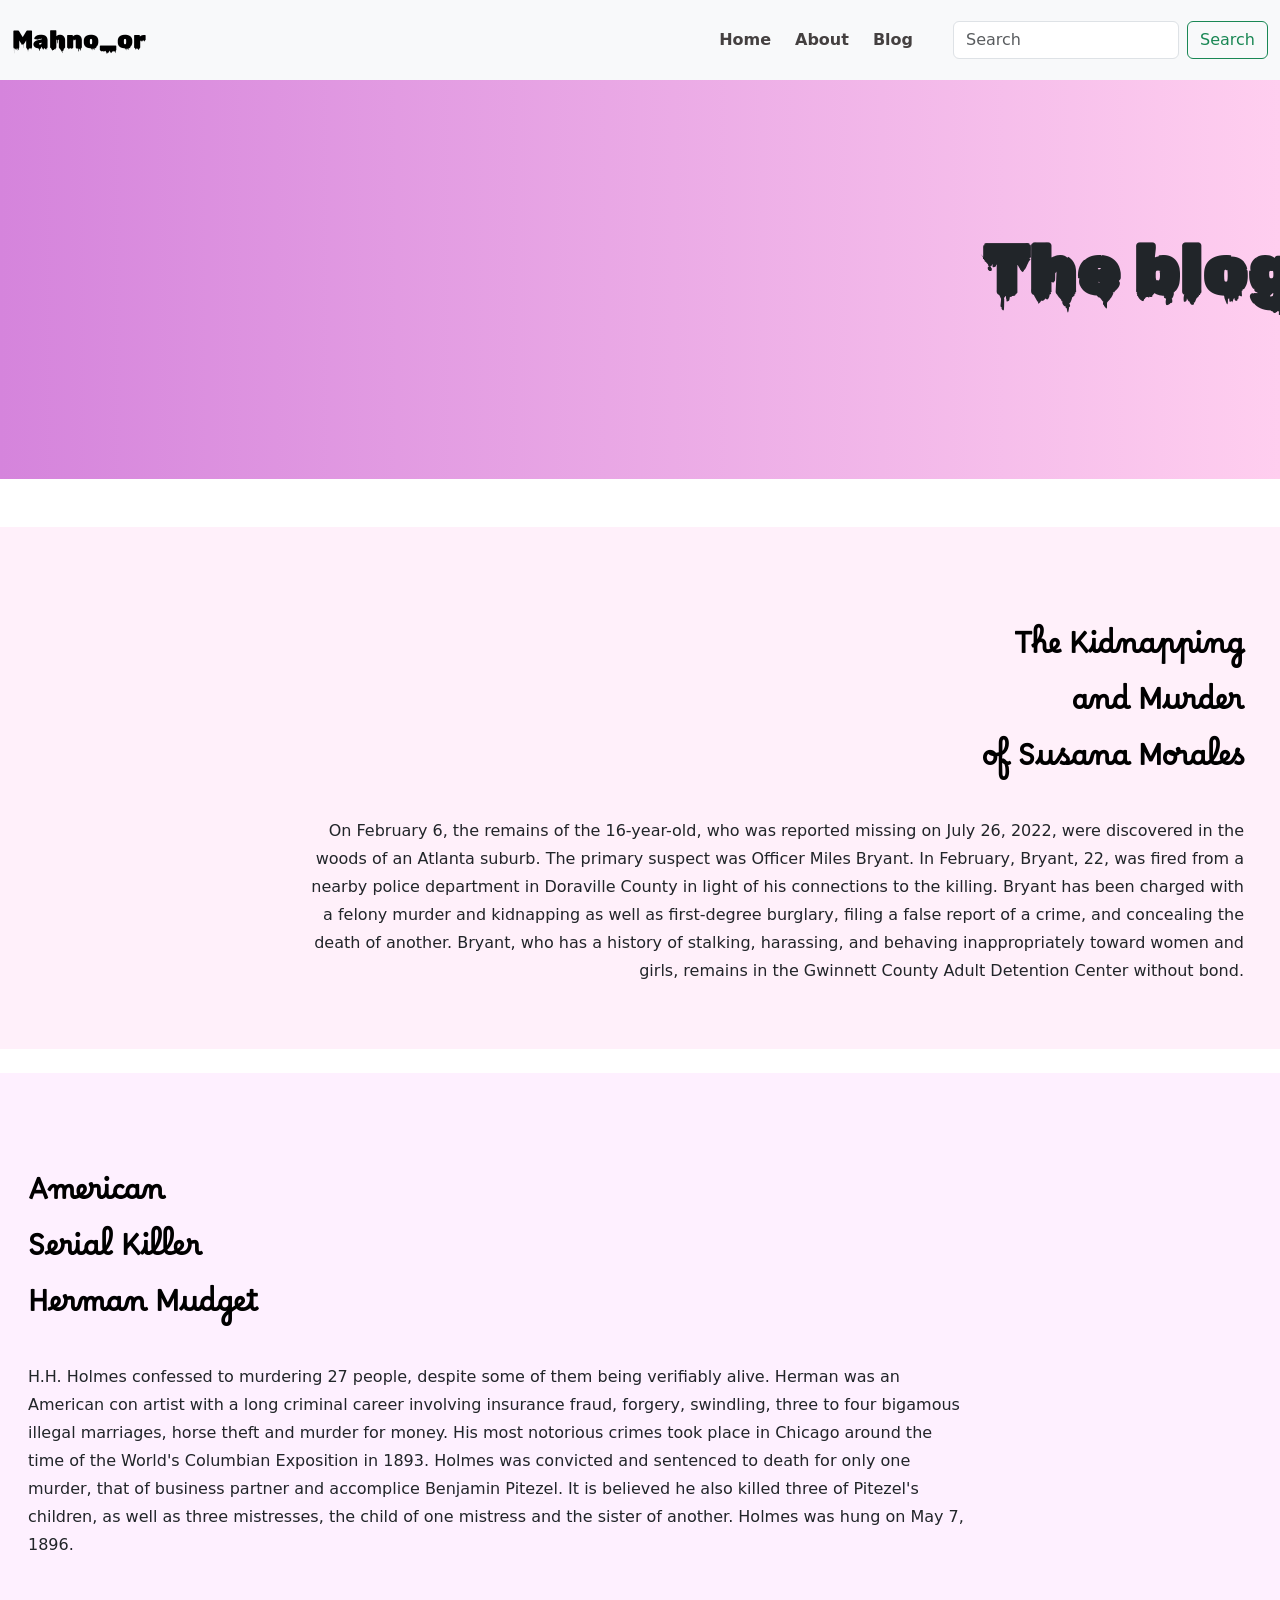
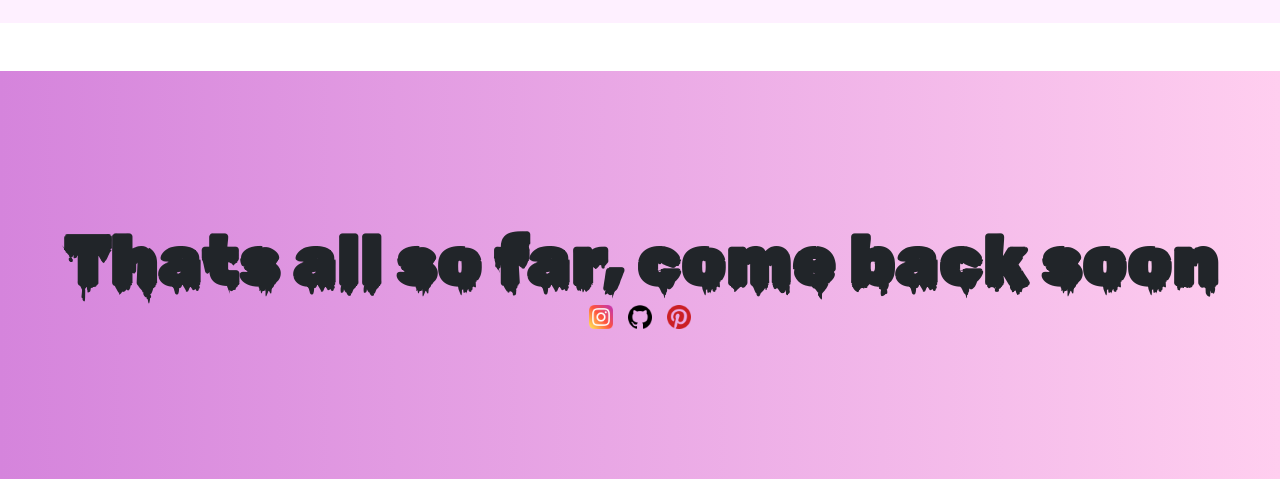
<file: blog.html>
<!doctype html>
<html lang="en">
  <head>
    <meta charset="utf-8">
    <meta name="viewport" content="width=device-width, initial-scale=1">
    <title>Mahnoor</title>
    <link href="https://cdn.jsdelivr.net/npm/bootstrap@5.3.1/dist/css/bootstrap.min.css" rel="stylesheet" integrity="sha384-4bw+/aepP/YC94hEpVNVgiZdgIC5+VKNBQNGCHeKRQN+PtmoHDEXuppvnDJzQIu9" crossorigin="anonymous">
    <link rel="stylesheet" href="styeles.css">
    <link rel="preconnect" href="https://fonts.googleapis.com">
    <link rel="preconnect" href="https://fonts.gstatic.com" crossorigin>
    <link href="https://fonts.googleapis.com/css2?family=Borel&family=Manrope&family=Rubik+Wet+Paint&display=swap" rel="stylesheet">     
    <link rel="icon" href="images/ghosty.png">
    
<!-- font-family: 'Borel', cursive;
     font-family: 'Manrope', sans-serif;
     font-family: 'Rubik Wet Paint', cursive; -->

</head>
  <body>

    <!-- Navbar -->

    

    <nav class="navbar bg-body-tertiary fixed-top navbar-expand-lg py-3 sticky-top">
        <div class="container-fluid">
          <a class="mahnoor navbar-brand" href="" style="font-family:'Rubik Wet Paint', cursive ; font-size: 25px;">Mahno_or</a>
          <button class="navbar-toggler" type="button" data-bs-toggle="offcanvas" data-bs-target="#offcanvasNavbar" aria-controls="offcanvasNavbar" aria-label="Toggle navigation">
            <span class="navbar-toggler-icon"></span>
          </button>
          <div class="offcanvas offcanvas-end" tabindex="-1" id="offcanvasNavbar" aria-labelledby="offcanvasNavbarLabel">
            <div class="offcanvas-header">
              <h5 class="mahnoor offcanvas-title" id="offcanvasNavbarLabel" style="font-family: 'Rubik Wet Paint', cursive;">Mahno_or</h5>
              <button type="button" class="btn-close" data-bs-dismiss="offcanvas" aria-label="Close"></button>
            </div>
            <div class="offcanvas-body">
              <ul class="navbar-nav justify-content-end flex-grow-1 pe-3">
                <li class="nav-item my-auto">
                  <a class="mink me-4" aria-current="page" href="index.html"><b>Home</b></a>
                </li>
                <li class="nav-item my-auto">
                    <a class="mink me-4" href="About.html"><b>About</b></a>
                </li>
                <li class="nav-item my-auto">
                  <a class="mink me-4" href="#"><b>Blog</b></a>
                </li>
                
              </ul>
              <form class="d-flex my-auto d-none d-lg-flex" role="search">
                <input class="form-control me-2" type="search" placeholder="Search" aria-label="Search">
                <button class="btn btn-outline-success" type="submit">Search</button>
              </form>
            </div>
          </div>
        </div>
      </nav>

<!-- blog -->

<div class="belcome mb-5">
   <marquee scrollamount="20" direction="left"><h1 class="bbtex"><b>The blog ✨</b></h1></marquee> 
  </div>

  <!-- Susana -->
 
  <div class="container-fluid mt-4 pt-5 py-5 " style="background-color: rgb(255, 240, 250);">

    <div class="row align-items-end justify-content-end">
       
        <div class="col-lg-12 ">
            <h3 class="susa text-end me-4"><b>The Kidnapping <br> and Murder <br> of Susana Morales</b></h3>

        </div>

          <p class="susanam mt-3 text-end me-4">On February 6, the remains of the 16-year-old, who was reported missing on July 26, 2022, were discovered in the woods of an Atlanta suburb. The primary suspect was Officer Miles Bryant. In February, Bryant, 22, was fired from a nearby police department in Doraville County in light of his connections to the killing. Bryant has been charged with a felony murder and kidnapping as well as first-degree burglary, filing a false report of a crime, and concealing the death of another. Bryant, who has a history of stalking, harassing, and behaving inappropriately toward women and girls, remains in the Gwinnett County Adult Detention Center without bond.</p>


    </div>


  </div>

  <!-- female killers -->

<!-- serial killer -->

<div class="container-fluid mt-4 pt-5 py-5 mb-3" style="background-color: rgb(254, 240, 255);">

  <div class="row">
      
      <div class="col-lg-4 ms-3 ">
          <h3 class="susa "><b>American <br> Serial Killer <br> Herman Mudget</b></h3>

      </div>

      <p class="susanam ms-3 mt-3">H.H. Holmes confessed to murdering 27 people, despite some of them being verifiably alive. Herman was an American con artist with a long criminal career involving insurance fraud, forgery, swindling, three to four bigamous illegal marriages, horse theft and murder for money. His most notorious crimes took place in Chicago around the time of the World's Columbian Exposition in 1893. Holmes was convicted and sentenced to death for only one murder, that of business partner and accomplice Benjamin Pitezel. It is believed he also killed three of Pitezel's children, as well as three mistresses, the child of one mistress and the sister of another. Holmes was hung on May 7, 1896.</p>

  </div>


</div>

<!-- footer -->

<div class="belcome text-center mt-5">
  <h1 class="bbtex my-auto"><b>Thats all so far, come back soon</b></h1>
  <div class="container">
      <a class="foll" href="https://www.instagram.com/mahno_or.a/"><img class="follow" src="images/instagram.png" alt=""></a>
      <a class="foll" href="https://github.com/mahnoor-04"><img class="follow" src="images/github.png" alt=""></a>
      <a class="foll" href="https://pin.it/7mBRkwL"><img class="follow" src="images/pinterest.png" alt=""></a>
          </div>
</div>

      <script src="https://cdn.jsdelivr.net/npm/bootstrap@5.3.1/dist/js/bootstrap.bundle.min.js" integrity="sha384-HwwvtgBNo3bZJJLYd8oVXjrBZt8cqVSpeBNS5n7C8IVInixGAoxmnlMuBnhbgrkm" crossorigin="anonymous"></script>
  </body>
</file>
<file: styeles.css>
.mahnoor:hover {
    color: rgb(214, 40, 98);
}

.mink {
    color: rgb(68, 64, 64);
    text-decoration: none;
}
.mink:hover {
    color: rgb(98, 100, 102);
}
.mink:focus {
    color: palevioletred;
}
.welcome {
    background-image: linear-gradient(to right, #84dccf, #cefdff);
    padding-top: 150px;
    padding-bottom: 150px;
    width: 100%;
    
    border: 0;
}

.btex {
    font-family: 'Borel', cursive;
    color: #231123;
    }

    .bbtex{
        font-size: 70px;
        font-family: 'rubik wet paint', cursive;

    }

    .belcome {
        background-image: linear-gradient(to right, #d584dc, #ffceef);
    padding-top: 150px;
    padding-bottom: 150px;
    }

.boo {
    width: 5%;
}

.box2 {
    width: 300px;
    margin: 50px auto;
    border: 4px solid #00bfb6;
    padding: 20px;
    text-align: center;
    font-weight: 900;
    color: #00bfb6;
    font-family: arial;
    position: relative;
  }

  .sb10:before {
    content: "";
    width: 0px;
    height: 0px;
    position: absolute;
    border-left: 10px solid transparent;
    border-right: 10px solid transparent;
    border-top: 10px solid transparent;
    border-bottom: 10px solid #00bfb6;
    right: 50%;
    top: -23px;
  }
  
  .sb10:after {
    content: "";
    width: 0px;
    height: 0px;
    position: absolute;
    border-left: 10px solid transparent;
    border-right: 10px solid transparent;
    border-top: 10px solid transparent;
    border-bottom: 10px solid #fff;
    right: 50%;
    top: -18px;
  }

  .girl {
    width: 250px;
  }

.fmgr {
    text-decoration: underline;
    color: #cefdff;
}
.fmgr:hover {
    color: aqua;
}




  
  :root {
    font-size: 16px;
  }
  
  /* body {
    font-family: "Inter", sans-serif;
    line-height: 1.5;
    min-height: 100vh;
    font-size: 1.25rem;
  } */
  
  *:focus {
    outline: none;
  }
  
  .acc {
    width: 90%;
    max-width: 600px;
    margin-left: auto;
    margin-right: auto;
    margin-top: 20px;
    margin-bottom: 5rem;
  } */
  
  details div {
    border-left: 2px solid #000;
    border-right: 2px solid #000;
    border-bottom: 2px solid #000;
    padding: 1.5em;
  }
  
  details div > * + * {
    margin-top: 1.5em;
  }
  
  details + details {
    margin-top: .5rem;
  }
  
  summary {
    list-style: none;
  }
  
  summary::-webkit-details-marker {
    display: none;
  }
  
  summary {
    border: 2px solid #000;
    padding: .75em 1em;
    cursor: pointer;
    position: relative;
    padding-left: calc(1.75rem + .75rem + .75rem);
  }
  
  summary:before {
    position: absolute;
    top: 50%;
    transform: translateY(-50%);
    left: .75rem;
    content: "↓";
    width: 1.75rem;
    height: 1.75rem;
    background-color: #000;
    color: #FFF;
    display: inline-flex;
    justify-content: center;
    align-items: center;
    flex-shrink: 0;
  }
  
  details[open] summary {
    background-color: #eee;
  }
  
  details[open] summary:before {
    content: "↑";
  }
  
  summary:hover {
    background-color: #ffffffd0;
  }
  
.faq {
    background-color: #e7e7e7;
    padding-bottom: 10px;
}
 .follow {
    width: 24px;
 }

 .foll {
    padding: 5px;
 }

 .susa {
    font-family: 'Borel', cursive;
    margin-top: 50px;
    color: black;
 }
 .susanam {
    font-weight: 500;
    width: 75%;
    line-height: 1.75;
 }

 h3 {
  font-family: 'borel', cursive;
  line-height: 2;
  color: #cefdff;
 }

 hr.sep-2 {
  border: 0; 
  height: 2px; 
  width: 50%;
  background-image: linear-gradient(to right, #f0cdcd, #00b9ff, #59d941, #f0f0f0);
}

blockquote {
  max-width: 1000px;
  padding: 1.3em;
  background-color: #f5f5f5;
  color: #212121;
  border: solid 3px #212121;
  border-radius: 1em;
  box-shadow: #212121 5px 5px 0;
}

.quote-text {
  font-style: italic;
}

.credit {
  float: right;
  margin-top: 1.3em;
  font-weight: bold;
  font-size: 1.2em;
}

.quote-icon {
  width: 50px;
  margin-bottom: 0.5em;
}

.floatee {
  float: right;
  margin-bottom: 50px;
}
</file>
<file: styles.css>
.mahnoor:hover {
    color: rgb(214, 40, 98);
}

.mink {
    color: rgb(0, 0, 0);
    text-decoration: none;
}
.mink:hover {
    color: rgb(51, 48, 50);
}
.mink:focus {
    color: rgb(170, 0, 162);
}
.welcome {
    background-image: linear-gradient(to right, #84dccf, #cefdff);
    padding-top: 150px;
    padding-bottom: 150px;
}

.btex {
    font-family: 'Borel', cursive;
    color: #231123;
    }



.box2 {
    width: 300px;
    margin: 50px auto;
    border: 4px solid #d800a2;
    padding: 20px;
    text-align: center;
    font-weight: 900;
    color:#d800a2 ;
    font-family: arial;
    position: relative;
  }

  .sb10:before {
    content: "";
    width: 0px;
    height: 0px;
    position: absolute;
    border-left: 10px solid transparent;
    border-right: 10px solid transparent;
    border-top: 10px solid transparent;
    border-bottom: 10px solid #d800a2;
    right: 50%;
    top: -23px;
  }
  
  .sb10:after {
    content: "";
    width: 0px;
    height: 0px;
    position: absolute;
    border-left: 10px solid transparent;
    border-right: 10px solid transparent;
    border-top: 10px solid transparent;
    border-bottom: 10px solid #fff;
    right: 50%;
    top: -18px;
  }

  .girl {
    width: 250px;
  }

.fmgr {
    text-decoration: underline;
    color: #cefdff;
}
.fmgr:hover {
    color: aqua;
}

  



 h3 {
  font-family: 'borel', cursive;
  line-height: 2;
 }

 hr {
  border: 0; 
  height: 2px; 
  width: 50%;
  background-image: linear-gradient(to right, #c093b6, #ff00d4, #9c41d9, #cc89c1);
}

.time {
    max-width: 400px;
    max-height: 240px;
    background-image: linear-gradient(to right, rgb(255, 242, 251), rgb(253, 239, 255));
    border-radius: 20px;
    min-width: 400px ;
    min-height: 240px;
}

.timeline {
font-family: 'borel', cursive;

}
.timepara {
    font-family: 'Manrope', sans-serif;
    line-height: 1.75;
}
.bbtex{
    font-size: 70px;
    font-family: 'borel', cursive;

}

.belcome {
    background-image: linear-gradient(to right, #d584dc, #ffceef);
padding-top: 150px;
padding-bottom: 150px;
}
</file>
